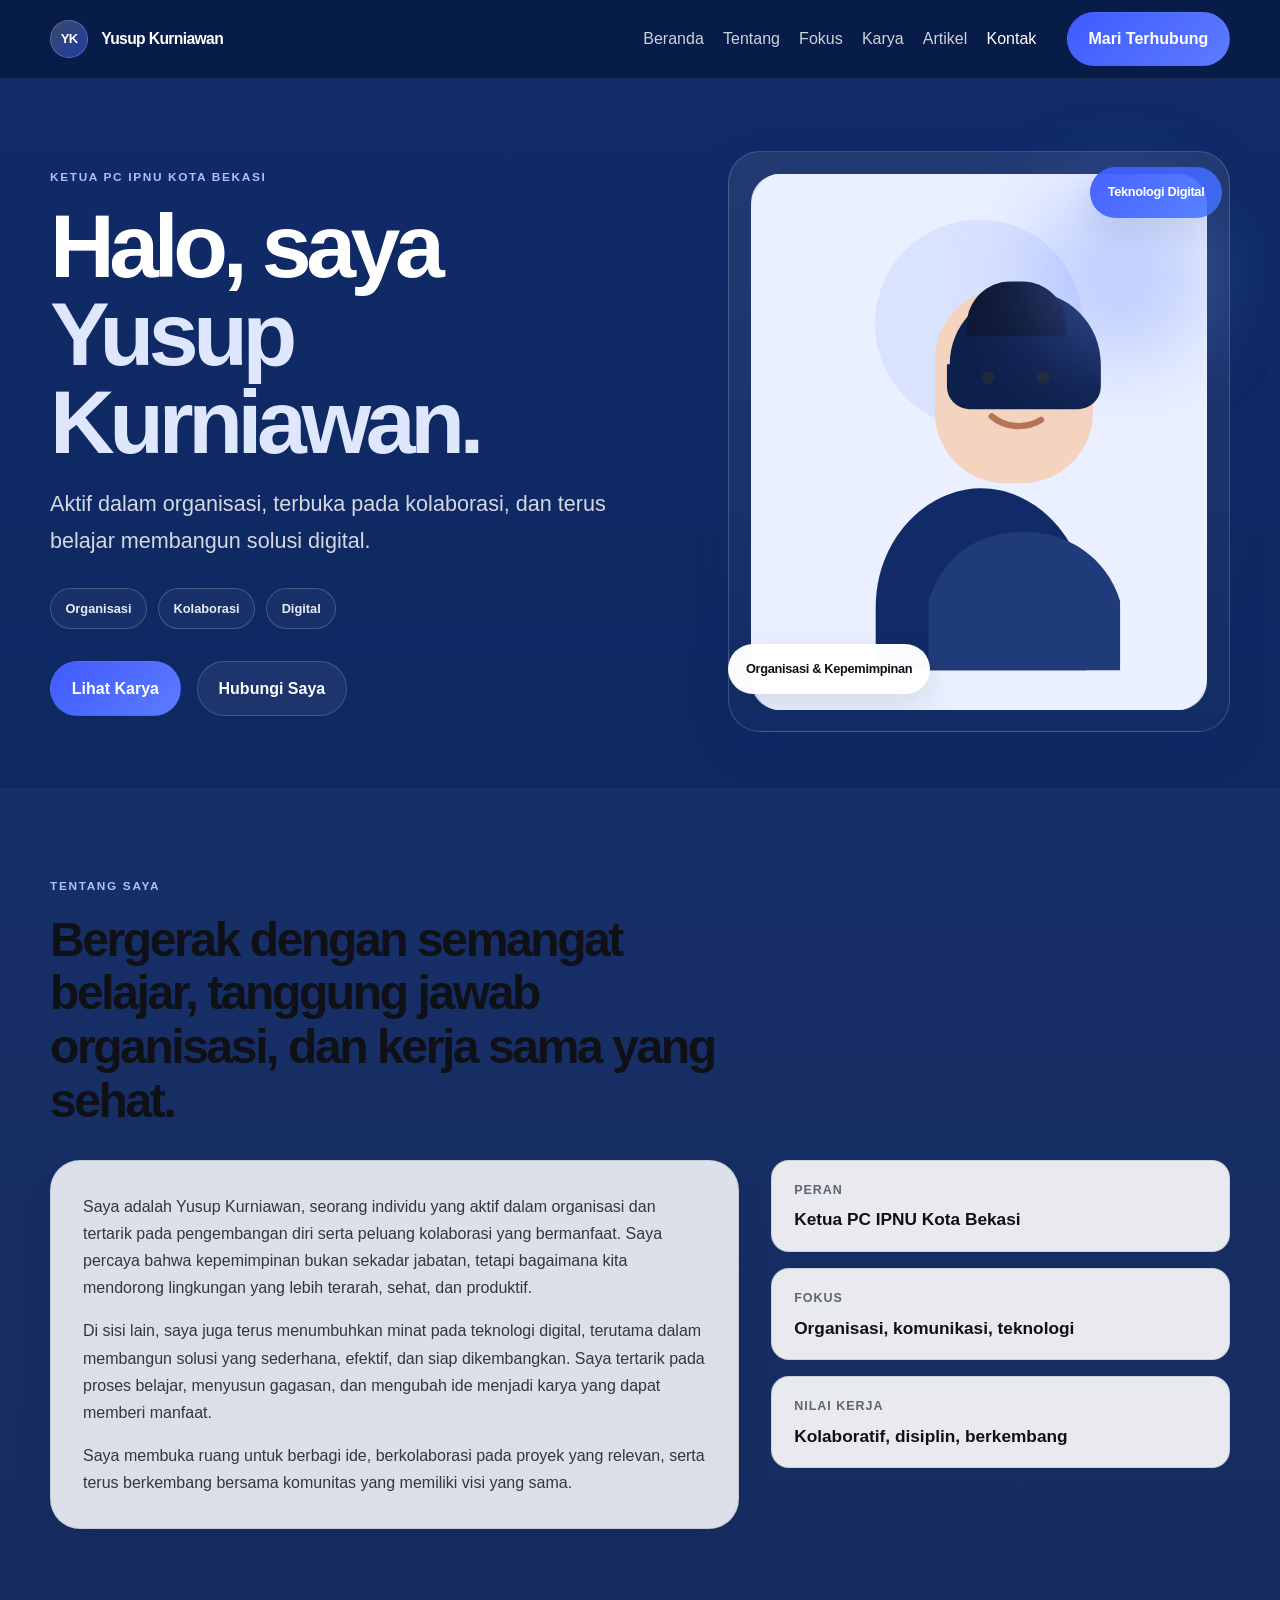
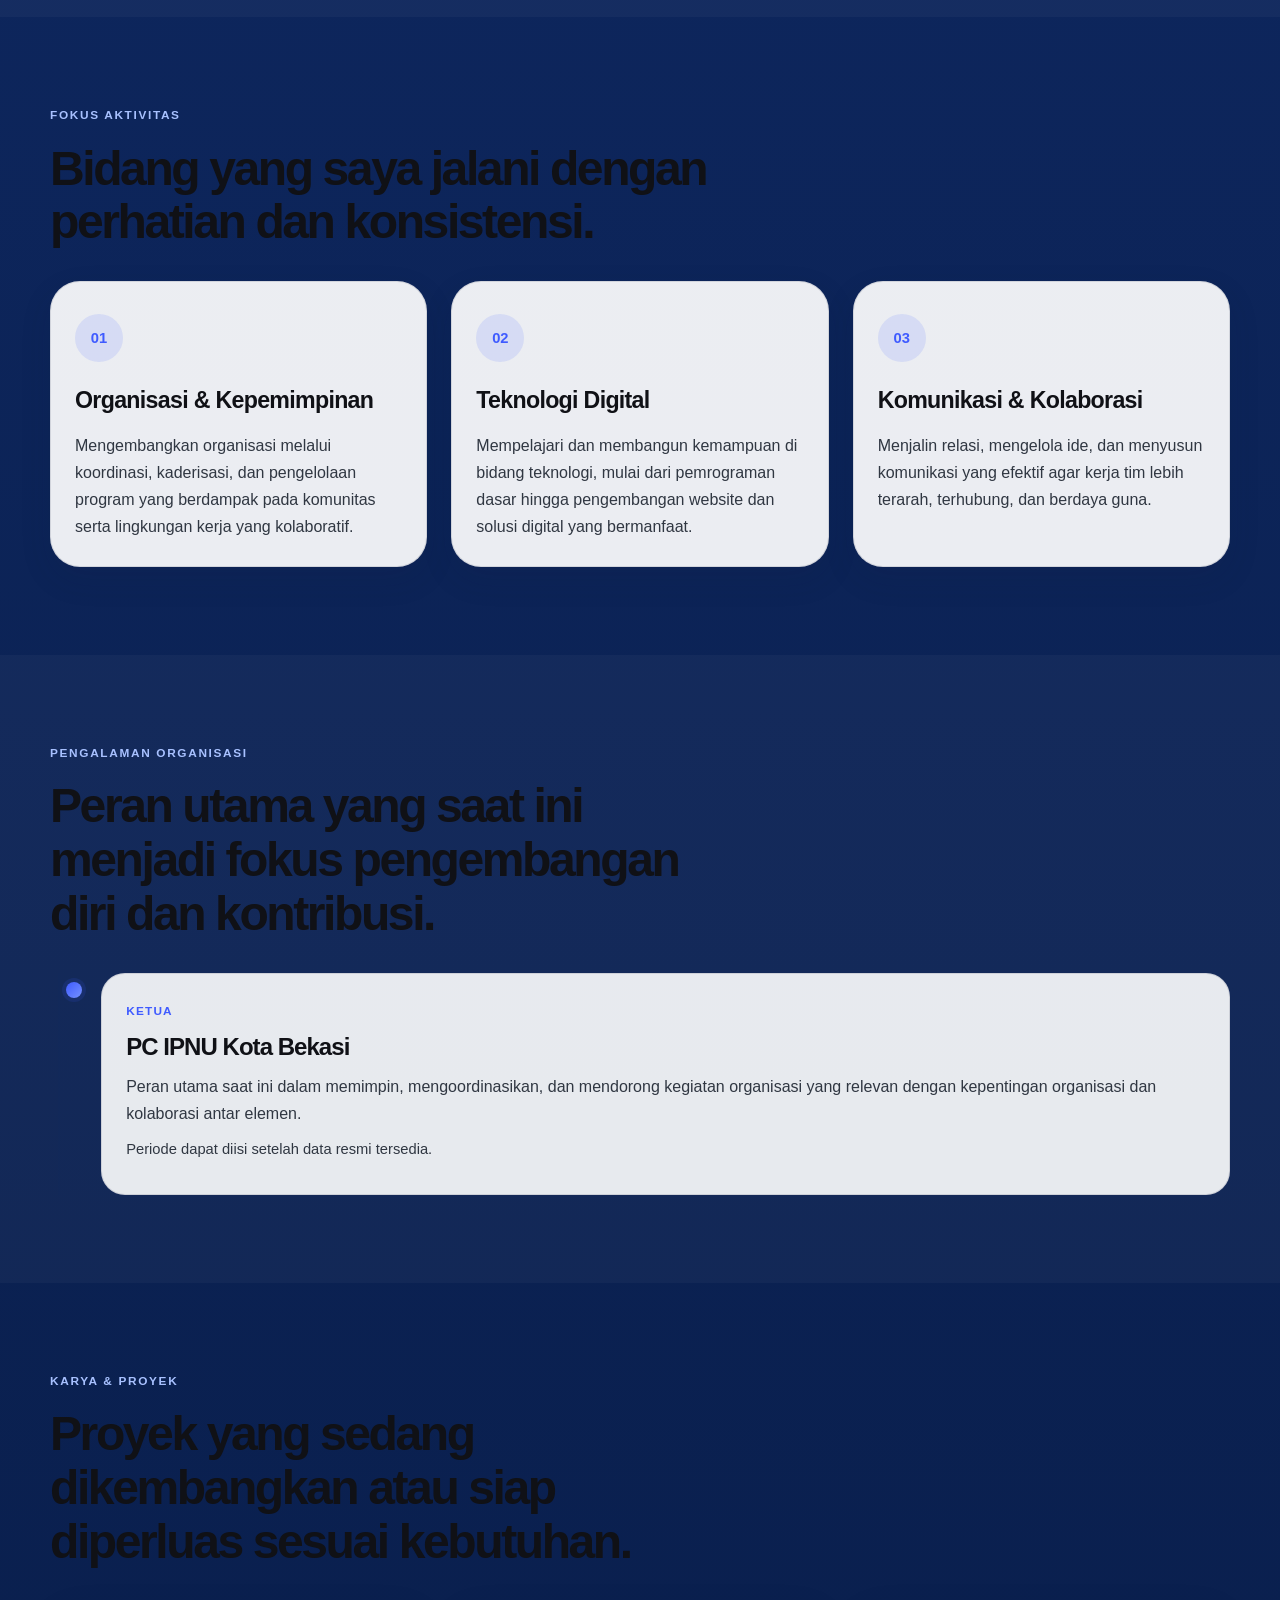
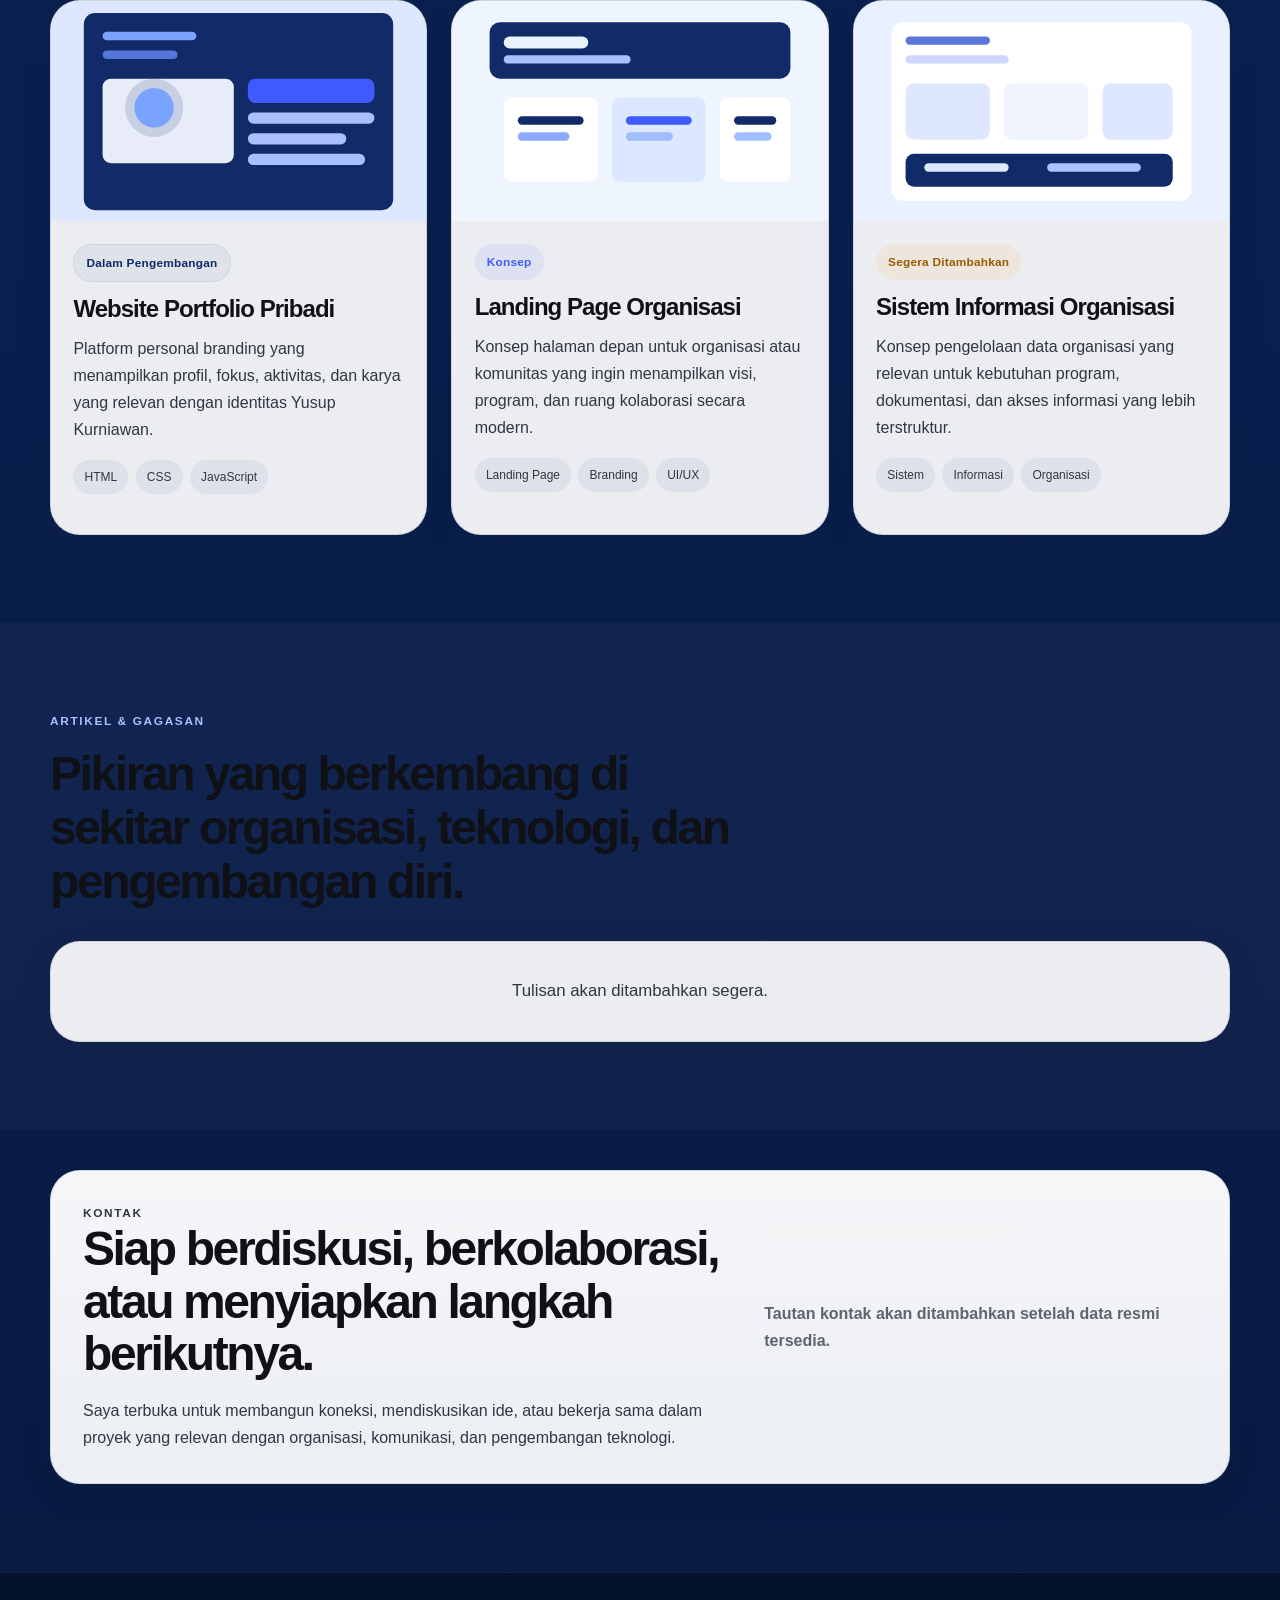
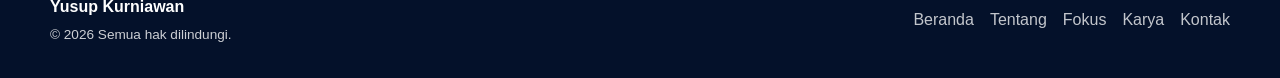
<file: index.html>
<!DOCTYPE html>
<html lang="id">
  <head>
    <meta charset="UTF-8" />
    <meta name="viewport" content="width=device-width, initial-scale=1.0" />
    <title>Yusup Kurniawan</title>
    <meta
      name="description"
      content="Website portofolio pribadi Yusup Kurniawan, Ketua PC IPNU Kota Bekasi, dengan fokus organisasi, kolaborasi, dan pengembangan teknologi digital."
    />
    <meta property="og:title" content="Yusup Kurniawan" />
    <meta property="og:description" content="Organisasi, kolaborasi, dan pengembangan teknologi digital." />
    <meta property="og:type" content="website" />
    <meta name="theme-color" content="#102B68" />
    <link rel="stylesheet" href="css/style.css" />
  </head>
  <body>
    <div class="page-shell">
      <header class="site-header">
        <div class="container nav-wrap">
          <a class="brand" href="#top" aria-label="Beranda Yusup Kurniawan">
            <span class="brand-mark">YK</span>
            <span class="brand-text">Yusup Kurniawan</span>
          </a>

          <button
            class="nav-toggle"
            type="button"
            aria-label="Buka menu navigasi"
            aria-expanded="false"
            aria-controls="site-nav"
          >
            <span></span>
            <span></span>
            <span></span>
          </button>

          <nav class="site-nav" id="site-nav" aria-label="Navigasi utama">
            <ul>
              <li><a href="#top">Beranda</a></li>
              <li><a href="#about">Tentang</a></li>
              <li><a href="#focus">Fokus</a></li>
              <li><a href="#projects">Karya</a></li>
              <li><a href="#articles">Artikel</a></li>
              <li><a href="#contact">Kontak</a></li>
            </ul>
            <a class="button button-primary nav-cta" href="#contact">Mari Terhubung</a>
          </nav>
        </div>
      </header>

      <main id="top">
        <section class="hero section">
          <div class="container hero-grid">
            <div class="hero-copy reveal">
              <p class="eyebrow">Ketua PC IPNU Kota Bekasi</p>
              <h1>
                Halo, saya <span>Yusup Kurniawan.</span>
              </h1>
              <p class="lead">
                Aktif dalam organisasi, terbuka pada kolaborasi, dan terus belajar membangun solusi digital.
              </p>

              <div class="tag-list" aria-label="Label profil">
                <span>Organisasi</span>
                <span>Kolaborasi</span>
                <span>Digital</span>
              </div>

              <div class="hero-actions">
                <a class="button button-primary" href="#projects">Lihat Karya</a>
                <a class="button button-secondary" href="#contact">Hubungi Saya</a>
              </div>
            </div>

            <div class="hero-visual reveal" aria-label="Ilustrasi profil Yusup Kurniawan">
              <div class="portrait-frame">
                <div class="portrait-glow" aria-hidden="true"></div>
                <img src="assets/images/profile-placeholder.svg" alt="Potret Yusup Kurniawan" width="420" height="480" />
              </div>

              <div class="floating-card card-light">
                <span class="card-label">Organisasi &amp; Kepemimpinan</span>
              </div>

              <div class="floating-card card-accent">
                <span class="card-label">Teknologi Digital</span>
              </div>
            </div>
          </div>
        </section>

        <section class="section section-soft" id="about">
          <div class="container">
            <div class="section-heading reveal">
              <p class="eyebrow">Tentang Saya</p>
              <h2>Bergerak dengan semangat belajar, tanggung jawab organisasi, dan kerja sama yang sehat.</h2>
            </div>

            <div class="about-grid">
              <div class="about-copy reveal">
                <p>
                  Saya adalah Yusup Kurniawan, seorang individu yang aktif dalam organisasi dan tertarik pada pengembangan diri serta peluang kolaborasi yang bermanfaat.
                  Saya percaya bahwa kepemimpinan bukan sekadar jabatan, tetapi bagaimana kita mendorong lingkungan yang lebih terarah, sehat, dan produktif.
                </p>
                <p>
                  Di sisi lain, saya juga terus menumbuhkan minat pada teknologi digital, terutama dalam membangun solusi yang sederhana, efektif, dan siap dikembangkan. Saya tertarik pada proses belajar, menyusun gagasan, dan mengubah ide menjadi karya yang dapat memberi manfaat.
                </p>
                <p>
                  Saya membuka ruang untuk berbagi ide, berkolaborasi pada proyek yang relevan, serta terus berkembang bersama komunitas yang memiliki visi yang sama.
                </p>
              </div>

              <aside class="about-facts reveal" aria-label="Ringkasan profil">
                <div class="fact-item">
                  <span class="fact-label">Peran</span>
                  <strong>Ketua PC IPNU Kota Bekasi</strong>
                </div>
                <div class="fact-item">
                  <span class="fact-label">Fokus</span>
                  <strong>Organisasi, komunikasi, teknologi</strong>
                </div>
                <div class="fact-item">
                  <span class="fact-label">Nilai kerja</span>
                  <strong>Kolaboratif, disiplin, berkembang</strong>
                </div>
              </aside>
            </div>
          </div>
        </section>

        <section class="section" id="focus">
          <div class="container">
            <div class="section-heading reveal">
              <p class="eyebrow">Fokus Aktivitas</p>
              <h2>Bidang yang saya jalani dengan perhatian dan konsistensi.</h2>
            </div>

            <div class="focus-grid">
              <article class="info-card reveal">
                <div class="card-icon" aria-hidden="true">01</div>
                <h3>Organisasi &amp; Kepemimpinan</h3>
                <p>
                  Mengembangkan organisasi melalui koordinasi, kaderisasi, dan pengelolaan program yang berdampak pada komunitas serta lingkungan kerja yang kolaboratif.
                </p>
              </article>

              <article class="info-card reveal">
                <div class="card-icon" aria-hidden="true">02</div>
                <h3>Teknologi Digital</h3>
                <p>
                  Mempelajari dan membangun kemampuan di bidang teknologi, mulai dari pemrograman dasar hingga pengembangan website dan solusi digital yang bermanfaat.
                </p>
              </article>

              <article class="info-card reveal">
                <div class="card-icon" aria-hidden="true">03</div>
                <h3>Komunikasi &amp; Kolaborasi</h3>
                <p>
                  Menjalin relasi, mengelola ide, dan menyusun komunikasi yang efektif agar kerja tim lebih terarah, terhubung, dan berdaya guna.
                </p>
              </article>
            </div>
          </div>
        </section>

        <section class="section section-soft" id="experience">
          <div class="container">
            <div class="section-heading reveal">
              <p class="eyebrow">Pengalaman Organisasi</p>
              <h2>Peran utama yang saat ini menjadi fokus pengembangan diri dan kontribusi.</h2>
            </div>

            <div class="timeline reveal">
              <article class="timeline-item">
                <div class="timeline-dot" aria-hidden="true"></div>
                <div class="timeline-content">
                  <span class="timeline-role">Ketua</span>
                  <h3>PC IPNU Kota Bekasi</h3>
                  <p>
                    Peran utama saat ini dalam memimpin, mengoordinasikan, dan mendorong kegiatan organisasi yang relevan dengan kepentingan organisasi dan kolaborasi antar elemen.
                  </p>
                  <p class="timeline-meta">Periode dapat diisi setelah data resmi tersedia.</p>
                </div>
              </article>
            </div>
          </div>
        </section>

        <section class="section" id="projects">
          <div class="container">
            <div class="section-heading reveal">
              <p class="eyebrow">Karya &amp; Proyek</p>
              <h2>Proyek yang sedang dikembangkan atau siap diperluas sesuai kebutuhan.</h2>
            </div>

            <div class="project-grid">
              <article class="project-card reveal">
                <img src="assets/images/projects/project-portfolio.svg" alt="Thumbnail proyek website portfolio" loading="lazy" width="800" height="560" />
                <div class="project-body">
                  <div class="project-meta">
                    <span class="status status-outline">Dalam Pengembangan</span>
                  </div>
                  <h3>Website Portfolio Pribadi</h3>
                  <p>
                    Platform personal branding yang menampilkan profil, fokus, aktivitas, dan karya yang relevan dengan identitas Yusup Kurniawan.
                  </p>
                  <ul class="project-spec">
                    <li>HTML</li>
                    <li>CSS</li>
                    <li>JavaScript</li>
                  </ul>
                  <div class="project-actions">
                    <button class="text-button project-link-btn" type="button" data-url="" aria-label="Detail proyek website portfolio" disabled>Detail belum tersedia</button>
                  </div>
                </div>
              </article>

              <article class="project-card reveal">
                <img src="assets/images/projects/project-company.svg" alt="Thumbnail proyek landing page perusahaan" loading="lazy" width="800" height="560" />
                <div class="project-body">
                  <div class="project-meta">
                    <span class="status status-soft">Konsep</span>
                  </div>
                  <h3>Landing Page Organisasi</h3>
                  <p>
                    Konsep halaman depan untuk organisasi atau komunitas yang ingin menampilkan visi, program, dan ruang kolaborasi secara modern.
                  </p>
                  <ul class="project-spec">
                    <li>Landing Page</li>
                    <li>Branding</li>
                    <li>UI/UX</li>
                  </ul>
                  <div class="project-actions">
                    <button class="text-button project-link-btn" type="button" data-url="" aria-label="Detail proyek landing page organisasi" disabled>Detail belum tersedia</button>
                  </div>
                </div>
              </article>

              <article class="project-card reveal">
                <img src="assets/images/projects/project-system.svg" alt="Thumbnail proyek sistem informasi" loading="lazy" width="800" height="560" />
                <div class="project-body">
                  <div class="project-meta">
                    <span class="status status-accent">Segera Ditambahkan</span>
                  </div>
                  <h3>Sistem Informasi Organisasi</h3>
                  <p>
                    Konsep pengelolaan data organisasi yang relevan untuk kebutuhan program, dokumentasi, dan akses informasi yang lebih terstruktur.
                  </p>
                  <ul class="project-spec">
                    <li>Sistem</li>
                    <li>Informasi</li>
                    <li>Organisasi</li>
                  </ul>
                  <div class="project-actions">
                    <button class="text-button project-link-btn" type="button" data-url="" aria-label="Detail proyek sistem informasi organisasi" disabled>Detail belum tersedia</button>
                  </div>
                </div>
              </article>
            </div>
          </div>
        </section>

        <section class="section section-soft" id="articles">
          <div class="container">
            <div class="section-heading reveal">
              <p class="eyebrow">Artikel &amp; Gagasan</p>
              <h2>Pikiran yang berkembang di sekitar organisasi, teknologi, dan pengembangan diri.</h2>
            </div>

            <div class="article-grid">
              <div class="empty-state reveal" aria-live="polite">
                <p>Tulisan akan ditambahkan segera.</p>
              </div>
            </div>
          </div>
        </section>

        <section class="section contact-section" id="contact">
          <div class="container">
            <div class="contact-card reveal">
              <div class="contact-copy">
                <p class="eyebrow">Kontak</p>
                <h2>Siap berdiskusi, berkolaborasi, atau menyiapkan langkah berikutnya.</h2>
                <p>
                  Saya terbuka untuk membangun koneksi, mendiskusikan ide, atau bekerja sama dalam proyek yang relevan dengan organisasi, komunikasi, dan pengembangan teknologi.
                </p>
              </div>

              <div class="contact-actions" data-contact-list>
                <a class="button button-primary contact-link" href="" data-url="">Email</a>
                <a class="button button-secondary contact-link" href="" data-url="">Instagram</a>
                <a class="button button-secondary contact-link" href="" data-url="">LinkedIn</a>
              </div>
            </div>
          </div>
        </section>
      </main>

      <footer class="site-footer">
        <div class="container footer-wrap">
          <div>
            <p class="footer-brand">Yusup Kurniawan</p>
            <p class="footer-copy">© <span data-year></span> Semua hak dilindungi.</p>
          </div>

          <nav class="footer-nav" aria-label="Navigasi footer">
            <a href="#top">Beranda</a>
            <a href="#about">Tentang</a>
            <a href="#focus">Fokus</a>
            <a href="#projects">Karya</a>
            <a href="#contact">Kontak</a>
          </nav>
        </div>
      </footer>
    </div>

    <script src="js/script.js"></script>
  </body>
</html>
</file>
<file: css/style.css>
:root {
  --navy-900: #071a42;
  --navy-800: #102b68;
  --navy-700: #1c3d7d;
  --panel-100: #edf1f7;
  --panel-200: #f6f7fa;
  --panel-300: #e7eaf0;
  --white: #ffffff;
  --text-900: #101116;
  --text-700: #303742;
  --text-500: #5f6470;
  --line: rgba(20, 30, 60, 0.12);
  --accent: #3f5bff;
  --accent-soft: rgba(63, 91, 255, 0.12);
  --shadow-soft: 0 18px 42px rgba(16, 43, 104, 0.12);
  --shadow-card: 0 12px 32px rgba(18, 29, 58, 0.1);
  --radius-xl: 30px;
  --radius-lg: 24px;
  --radius-md: 18px;
  --radius-sm: 12px;
  --container: min(1180px, calc(100% - 2rem));
  --transition: 220ms ease;
}

* {
  box-sizing: border-box;
}

html {
  scroll-behavior: smooth;
}

body {
  margin: 0;
  font-family: Inter, "Segoe UI", "Helvetica Neue", Arial, sans-serif;
  background: linear-gradient(180deg, var(--navy-800) 0%, var(--navy-900) 100%);
  color: var(--text-900);
  line-height: 1.7;
}

a {
  color: inherit;
  text-decoration: none;
}

img {
  display: block;
  max-width: 100%;
}

button,
input,
textarea,
select {
  font: inherit;
}

button {
  cursor: pointer;
}

.page-shell {
  min-height: 100vh;
}

.container {
  width: var(--container);
  margin: 0 auto;
}

.section {
  padding: 5.5rem 0;
}

.section-soft {
  background: rgba(255, 255, 255, 0.03);
}

.site-header {
  position: sticky;
  top: 0;
  z-index: 20;
  background: rgba(7, 26, 66, 0.8);
  backdrop-filter: blur(10px);
  border-bottom: 1px solid rgba(255, 255, 255, 0.08);
}

.nav-wrap {
  display: flex;
  align-items: center;
  justify-content: space-between;
  min-height: 78px;
  gap: 1rem;
}

.brand {
  display: inline-flex;
  align-items: center;
  gap: 0.8rem;
  color: var(--white);
  font-weight: 700;
  letter-spacing: -0.04em;
}

.brand-mark {
  display: inline-flex;
  align-items: center;
  justify-content: center;
  width: 2.4rem;
  height: 2.4rem;
  border-radius: 50%;
  background: linear-gradient(135deg, rgba(255,255,255,0.2), rgba(63,91,255,0.5));
  border: 1px solid rgba(255,255,255,0.2);
  font-size: 0.82rem;
}

.brand-text {
  font-size: 0.98rem;
}

.site-nav {
  display: flex;
  align-items: center;
  gap: 1.4rem;
}

.site-nav ul {
  display: flex;
  align-items: center;
  gap: 1.2rem;
  list-style: none;
  padding: 0;
  margin: 0;
}

.site-nav a {
  color: rgba(255, 255, 255, 0.8);
  transition: color var(--transition);
}

.site-nav a:hover,
.site-nav a:focus-visible,
.site-nav a.is-active {
  color: var(--white);
}

.nav-cta {
  margin-left: 0.5rem;
}

.nav-toggle {
  position: relative;
  display: none;
  width: 3rem;
  height: 3rem;
  padding: 0.7rem;
  border: 1px solid rgba(255,255,255,0.16);
  border-radius: 14px;
  background: rgba(255,255,255,0.02);
}

.nav-toggle span {
  display: block;
  width: 100%;
  height: 2px;
  margin: 0.3rem 0;
  border-radius: 999px;
  background: var(--white);
  transition: transform var(--transition), opacity var(--transition);
}

.hero {
  position: relative;
  padding-top: 4.5rem;
  padding-bottom: 3.5rem;
}

.hero-grid {
  display: grid;
  grid-template-columns: 1.12fr 0.88fr;
  align-items: center;
  gap: 2.5rem;
}

.hero-copy {
  color: var(--white);
}

.eyebrow {
  margin: 0 0 1rem;
  color: #a8c1ff;
  font-size: 0.74rem;
  font-weight: 700;
  letter-spacing: 0.14em;
  text-transform: uppercase;
}

.hero-copy h1 {
  margin: 0;
  font-size: clamp(2.8rem, 7vw, 6rem);
  line-height: 0.98;
  letter-spacing: -0.06em;
}

.hero-copy h1 span {
  color: #dfe7ff;
}

.lead {
  max-width: 38rem;
  margin-top: 1.2rem;
  color: rgba(255,255,255,0.82);
  font-size: clamp(1.05rem, 2vw, 1.35rem);
}

.tag-list {
  display: flex;
  flex-wrap: wrap;
  gap: 0.7rem;
  margin-top: 1.8rem;
}

.tag-list span {
  display: inline-flex;
  align-items: center;
  padding: 0.55rem 0.9rem;
  border-radius: 999px;
  border: 1px solid rgba(255,255,255,0.2);
  background: rgba(255,255,255,0.04);
  color: rgba(255,255,255,0.9);
  font-size: 0.8rem;
  font-weight: 600;
}

.hero-actions {
  display: flex;
  flex-wrap: wrap;
  gap: 1rem;
  margin-top: 2rem;
}

.button {
  display: inline-flex;
  align-items: center;
  justify-content: center;
  min-height: 3.2rem;
  padding: 0.8rem 1.3rem;
  border-radius: 999px;
  border: 1px solid transparent;
  font-weight: 700;
  transition: transform var(--transition), box-shadow var(--transition), background var(--transition), border-color var(--transition);
}

.button:hover,
.button:focus-visible {
  transform: translateY(-1px);
  box-shadow: var(--shadow-soft);
}

.button-primary {
  background: linear-gradient(135deg, var(--accent), #5d7bff);
  color: var(--white);
}

.button-secondary {
  background: rgba(255,255,255,0.06);
  color: var(--white);
  border-color: rgba(255,255,255,0.18);
}

.hero-visual {
  position: relative;
  display: flex;
  justify-content: center;
  min-height: 34rem;
}

.portrait-frame {
  position: relative;
  width: min(34rem, 100%);
  padding: 1.35rem;
  border-radius: 2rem;
  background: linear-gradient(180deg, rgba(255,255,255,0.08), rgba(255,255,255,0.02));
  border: 1px solid rgba(255,255,255,0.18);
  box-shadow: var(--shadow-soft);
}

.portrait-frame img {
  width: 100%;
  height: auto;
  aspect-ratio: 4 / 4.7;
  object-fit: cover;
  border-radius: 1.8rem;
  background: #cfd9f6;
}

.portrait-glow {
  position: absolute;
  inset: 2.2rem 1.3rem auto auto;
  width: 11rem;
  height: 11rem;
  border-radius: 50%;
  background: rgba(116, 146, 255, 0.35);
  filter: blur(40px);
}

.floating-card {
  position: absolute;
  display: inline-flex;
  align-items: center;
  justify-content: center;
  padding: 0.9rem 1.1rem;
  border-radius: 999px;
  box-shadow: var(--shadow-card);
  font-weight: 700;
  letter-spacing: -0.02em;
}

.card-light {
  left: 0;
  bottom: 2.4rem;
  background: rgba(255,255,255,0.98);
  color: var(--text-900);
}

.card-accent {
  right: 0.5rem;
  top: 1rem;
  background: linear-gradient(135deg, rgba(63,91,255,0.95), rgba(67,115,255,0.85));
  color: var(--white);
}

.card-label {
  font-size: 0.8rem;
}

.section-heading {
  max-width: 44rem;
  margin-bottom: 2rem;
}

.section-heading h2 {
  margin: 0;
  font-size: clamp(2rem, 4vw, 3rem);
  line-height: 1.12;
  letter-spacing: -0.05em;
  color: var(--text-900);
}

.about-grid {
  display: grid;
  grid-template-columns: 1.2fr 0.8fr;
  gap: 2rem;
  align-items: start;
}

.about-copy {
  background: rgba(255,255,255,0.85);
  border: 1px solid var(--line);
  border-radius: var(--radius-xl);
  padding: 2rem;
  box-shadow: var(--shadow-card);
}

.about-copy p {
  margin: 0 0 1rem;
  color: var(--text-700);
}

.about-copy p:last-child {
  margin-bottom: 0;
}

.about-facts {
  display: grid;
  gap: 1rem;
}

.fact-item {
  display: grid;
  gap: 0.4rem;
  padding: 1.2rem 1.4rem;
  border-radius: var(--radius-md);
  background: rgba(255,255,255,0.9);
  border: 1px solid var(--line);
}

.fact-label {
  color: var(--text-500);
  font-size: 0.78rem;
  font-weight: 700;
  letter-spacing: 0.08em;
  text-transform: uppercase;
}

.fact-item strong {
  color: var(--text-900);
  font-size: 1.08rem;
  line-height: 1.4;
}

.focus-grid,
.project-grid,
.article-grid {
  display: grid;
  gap: 1.5rem;
}

.focus-grid {
  grid-template-columns: repeat(3, minmax(0, 1fr));
}

.info-card,
.project-card,
.empty-state,
.contact-card {
  background: rgba(255,255,255,0.92);
  border: 1px solid var(--line);
  border-radius: var(--radius-xl);
  box-shadow: var(--shadow-card);
}

.info-card {
  padding: 2rem 1.5rem 1.6rem;
}

.card-icon {
  display: inline-flex;
  align-items: center;
  justify-content: center;
  width: 3rem;
  height: 3rem;
  border-radius: 50%;
  background: var(--accent-soft);
  color: var(--accent);
  font-size: 0.92rem;
  font-weight: 800;
}

.info-card h3 {
  margin: 1.2rem 0 0.7rem;
  font-size: 1.45rem;
  letter-spacing: -0.03em;
}

.info-card p {
  margin: 0;
  color: var(--text-700);
}

.timeline {
  position: relative;
  display: grid;
  gap: 1.2rem;
  padding-left: 1rem;
}

.timeline::before {
  content: "";
  position: absolute;
  left: 0.5rem;
  top: 0;
  bottom: 0;
  width: 2px;
  background: rgba(16, 43, 104, 0.1);
}

.timeline-item {
  position: relative;
  display: grid;
  grid-template-columns: 1.2rem 1fr;
  gap: 1rem;
  align-items: start;
}

.timeline-dot {
  position: relative;
  width: 1rem;
  height: 1rem;
  border-radius: 50%;
  background: linear-gradient(135deg, var(--accent), #7491ff);
  box-shadow: 0 0 0 4px rgba(63,91,255,0.12);
  margin-top: 0.6rem;
}

.timeline-content {
  background: rgba(255,255,255,0.9);
  border: 1px solid var(--line);
  border-radius: var(--radius-lg);
  padding: 1.4rem 1.5rem;
}

.timeline-role {
  display: inline-block;
  margin-bottom: 0.35rem;
  font-size: 0.74rem;
  font-weight: 700;
  letter-spacing: 0.1em;
  text-transform: uppercase;
  color: var(--accent);
}

.timeline-content h3 {
  margin: 0 0 0.35rem;
  font-size: 1.5rem;
  letter-spacing: -0.04em;
}

.timeline-content p {
  margin: 0 0 0.6rem;
  color: var(--text-700);
}

.timeline-meta {
  color: var(--text-500);
  font-size: 0.92rem;
}

.project-grid {
  grid-template-columns: repeat(3, minmax(0, 1fr));
}

.project-card {
  overflow: hidden;
}

.project-card img {
  width: 100%;
  height: 220px;
  object-fit: cover;
  background: #dfe7ff;
}

.project-body {
  padding: 1.4rem 1.4rem 1.5rem;
}

.project-meta {
  display: flex;
  align-items: center;
  gap: 0.5rem;
  margin-bottom: 0.8rem;
}

.status {
  display: inline-flex;
  align-items: center;
  justify-content: center;
  padding: 0.5rem 0.75rem;
  border-radius: 999px;
  font-size: 0.74rem;
  font-weight: 700;
  letter-spacing: 0.02em;
}

.status-outline {
  background: rgba(16, 43, 104, 0.05);
  color: var(--navy-800);
  border: 1px solid rgba(16, 43, 104, 0.08);
}

.status-soft {
  background: rgba(63, 91, 255, 0.08);
  color: var(--accent);
}

.status-accent {
  background: rgba(255, 181, 74, 0.12);
  color: #9b5b00;
}

.project-card h3 {
  margin: 0 0 0.7rem;
  font-size: 1.5rem;
  line-height: 1.2;
  letter-spacing: -0.04em;
}

.project-card p {
  margin: 0;
  color: var(--text-700);
}

.project-spec {
  display: flex;
  flex-wrap: wrap;
  gap: 0.45rem;
  list-style: none;
  padding: 0;
  margin: 1rem 0 0;
}

.project-spec li {
  display: inline-flex;
  padding: 0.45rem 0.7rem;
  border-radius: 999px;
  background: rgba(16,43,104,0.06);
  color: var(--text-700);
  font-size: 0.75rem;
}

.project-actions {
  margin-top: 1rem;
}

.text-button {
  display: inline-flex;
  align-items: center;
  justify-content: center;
  padding: 0.6rem 0.9rem;
  border: 0;
  border-radius: 999px;
  background: transparent;
  color: var(--accent);
  font-weight: 700;
}

.text-button:disabled {
  opacity: 0.7;
  cursor: default;
}

.article-grid {
  grid-template-columns: 1fr;
}

.empty-state {
  padding: 2.2rem 1.5rem;
  text-align: center;
}

.empty-state p {
  margin: 0;
  color: var(--text-700);
  font-size: 1.05rem;
}

.contact-section {
  padding-top: 2.5rem;
}

.contact-card {
  display: grid;
  grid-template-columns: 1.2fr 0.8fr;
  gap: 2rem;
  align-items: center;
  padding: 2rem;
  background: linear-gradient(180deg, rgba(255,255,255,0.96), rgba(245,247,251,0.96));
}

.contact-copy h2 {
  margin: 0 0 1rem;
  font-size: clamp(2rem, 4vw, 3rem);
  line-height: 1.1;
  letter-spacing: -0.05em;
}

.contact-copy p {
  margin: 0;
  color: var(--text-700);
}

.contact-actions {
  display: flex;
  flex-wrap: wrap;
  gap: 0.8rem;
  justify-content: flex-end;
}

.contact-link {
  min-width: 9rem;
}

.contact-link.is-hidden,
.project-link-btn.is-hidden {
  display: none !important;
}

.site-footer {
  padding: 1.25rem 0 2rem;
  background: rgba(3, 14, 34, 0.75);
  border-top: 1px solid rgba(255,255,255,0.08);
}

.footer-wrap {
  display: flex;
  align-items: center;
  justify-content: space-between;
  gap: 1rem;
  color: rgba(255,255,255,0.8);
}

.footer-brand {
  margin: 0;
  color: var(--white);
  font-weight: 700;
}

.footer-copy {
  margin: 0.15rem 0 0;
  font-size: 0.85rem;
}

.footer-nav {
  display: flex;
  flex-wrap: wrap;
  gap: 1rem;
}

.footer-nav a {
  color: rgba(255,255,255,0.76);
}

.sr-only {
  position: absolute;
  width: 1px;
  height: 1px;
  padding: 0;
  margin: -1px;
  overflow: hidden;
  clip: rect(0, 0, 0, 0);
  white-space: nowrap;
  border: 0;
}

.reveal {
  opacity: 0;
  transform: translateY(24px);
  transition: opacity 700ms ease, transform 700ms ease;
}

.reveal.is-visible {
  opacity: 1;
  transform: translateY(0);
}

@media (max-width: 980px) {
  .hero-grid,
  .about-grid,
  .contact-card,
  .focus-grid,
  .project-grid {
    grid-template-columns: 1fr 1fr;
  }

  .hero-grid {
    grid-template-columns: 1fr;
  }

  .hero-copy {
    order: 1;
  }

  .hero-visual {
    order: 2;
  }

  .contact-card {
    grid-template-columns: 1fr;
  }

  .contact-actions {
    justify-content: flex-start;
  }
}

@media (max-width: 767px) {
  .site-nav {
    position: absolute;
    top: calc(100% + 0.5rem);
    right: 0;
    left: 0;
    display: none;
    flex-direction: column;
    align-items: stretch;
    gap: 1rem;
    padding: 1rem 1rem 1.2rem;
    background: rgba(7, 26, 66, 0.96);
    border: 1px solid rgba(255,255,255,0.1);
    border-radius: 1rem;
    box-shadow: var(--shadow-soft);
  }

  .site-nav.is-open {
    display: flex;
  }

  .site-nav ul {
    flex-direction: column;
    align-items: flex-start;
    gap: 0.8rem;
  }

  .nav-toggle {
    display: block;
  }

  .nav-cta {
    margin-left: 0;
  }

  .button {
    width: 100%;
  }

  .hero {
    padding-top: 3rem;
  }

  .hero-copy h1 {
    max-width: 12ch;
  }

  .floating-card {
    position: static;
    margin-top: 1rem;
  }

  .hero-visual {
    display: block;
    min-height: auto;
    margin-top: 1rem;
  }

  .project-grid,
  .focus-grid,
  .about-grid {
    grid-template-columns: 1fr;
  }

  .section {
    padding: 4rem 0;
  }

  .footer-wrap {
    flex-direction: column;
    align-items: flex-start;
  }
}

@media (prefers-reduced-motion: reduce) {
  html {
    scroll-behavior: auto;
  }

  *, *::before, *::after {
    animation-duration: 0.01ms !important;
    animation-iteration-count: 1 !important;
    transition-duration: 0.01ms !important;
    scroll-behavior: auto !important;
  }

  .reveal {
    opacity: 1;
    transform: none;
  }
}
</file>
